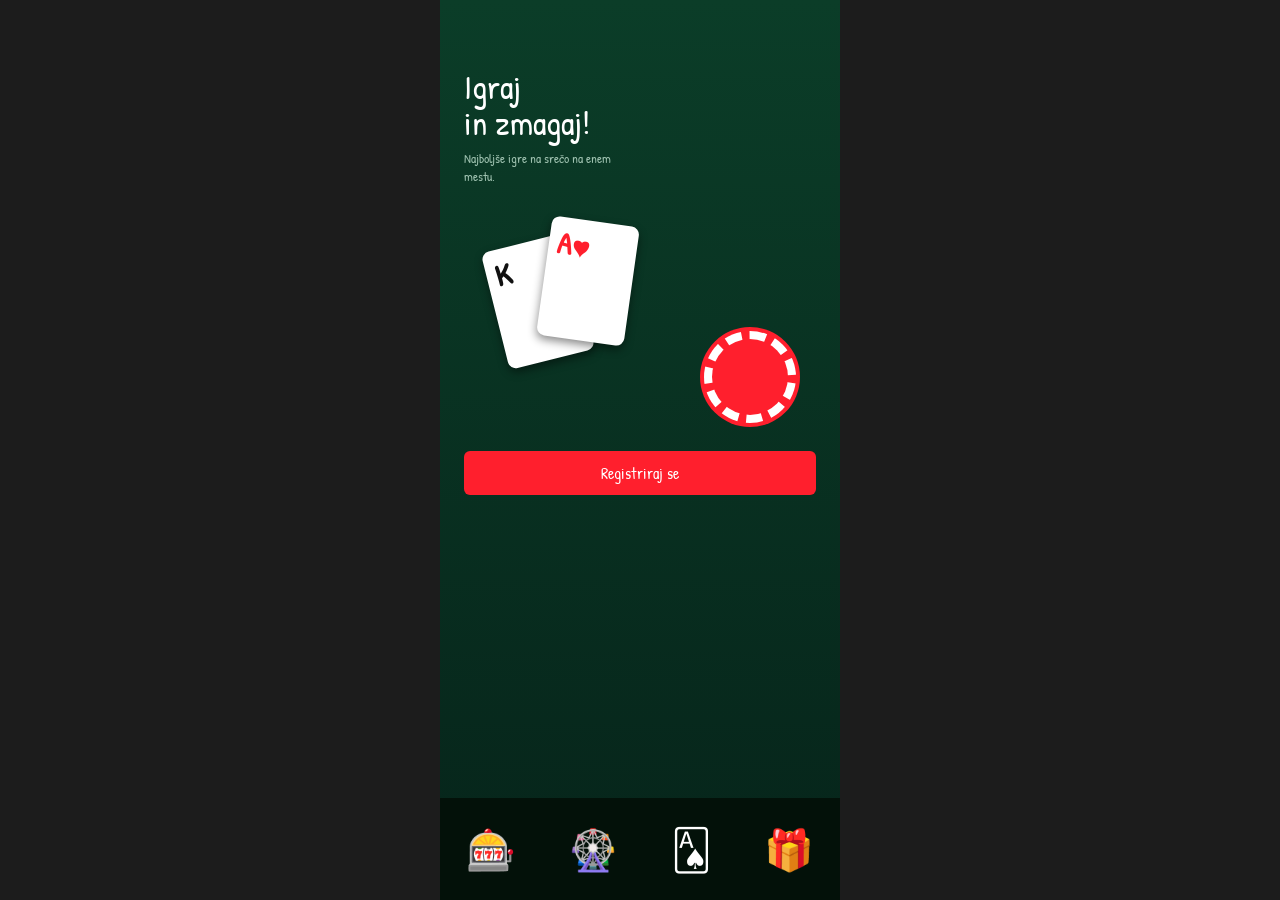
<file: index.html>
<!DOCTYPE html>
<html lang="sl">
  <head>
    <meta charset="utf-8">
    <meta name="viewport" content="width=device-width,initial-scale=1">
    <title></title>
    <link href="https://fonts.googleapis.com/css2?family=Patrick+Hand&display=swap" rel="stylesheet">
    <link rel="stylesheet" href="style.css">
  </head>
  <body>
    <div class="app">
      <div class="hero">
        <h1>Igraj<br>in zmagaj!</h1>
        <p>Najboljše igre na srečo na enem mestu.</p>
        <div class="cards">
          <div class="pc" style="left:30px;top:30px;transform:rotate(-14deg)">K</div>
          <div class="pc r" style="left:80px;top:10px;transform:rotate(8deg)">A♥</div>
          <div class="chip"></div>
        </div>
        <a class="btn" href="registracija.html">Registriraj se</a>
      </div>
      <div class="icons">
        <span>🎰</span>
        <span>🎡</span>
        <span>🂡</span>
        <span>🎁</span>
      </div>
    </div>
  </body>
</html>
</file>
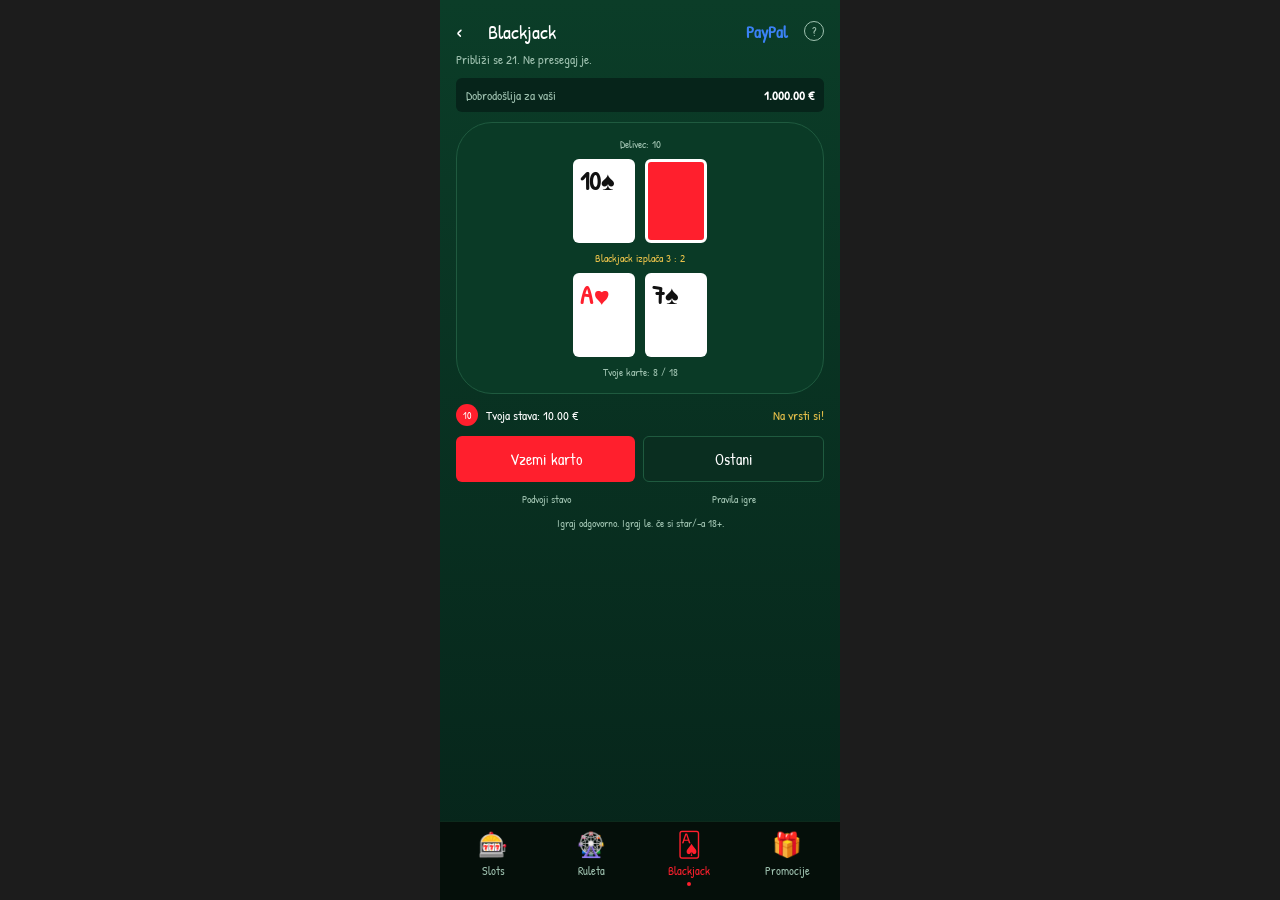
<file: blackjack.html>
<!DOCTYPE html>
<html lang="sl">
  <head>
    <meta charset="utf-8">
    <meta name="viewport" content="width=device-width,initial-scale=1">
    <title>Blackjack</title>
    <link href="https://fonts.googleapis.com/css2?family=Patrick+Hand&display=swap" rel="stylesheet">
    <link rel="stylesheet" href="style.css">
  </head>
  <body>
    <div class="app">
      <header class="top">
        <a class="back" href="registracija.html">‹</a>
        Blackjack
        <span class="logo">PayPal</span>
        <span class="help">?</span>
      </header>
      <p class="sub">Približi se 21. Ne presegaj je.</p>
      <main>
        <div class="bal">
          <span>Dobrodošlija za vaši</span>
          <b>1.000,00 €</b>
        </div>
        <div class="table">
          <div class="note">Delivec: 10</div>
          <div class="hand">
            <div class="pl">10♠</div>
            <div class="pl back"></div>
          </div>
          <div class="note" style="color:var(--gold)">Blackjack izplača 3 : 2</div>
          <div class="hand">
            <div class="pl r">A♥</div>
            <div class="pl">7♠</div>
          </div>
          <div class="note">Tvoje karte: 8 / 18</div>
        </div>
        <div class="stake">
          <i>10</i>
          Tvoja stava: 10,00 €
          <em>Na vrsti si!</em>
        </div>
        <div class="row">
          <button class="btn" type="button" onclick="alert('Izgubili ste!')">Vzemi karto</button>
          <button class="btn dark" type="button" onclick="alert('Dealer je dobil blackjack!')">Ostani</button>
        </div>
        <div class="row note">
          <span>Podvoji stavo</span>
          <span>Pravila igre</span>
        </div>
        <p class="note">Igraj odgovorno. Igraj le, če si star/-a 18+.</p>
      </main>
      <nav>
        <a href="slots.html">
          <span>🎰</span>Slots
        </a>
        <a href="ruleta.html">
          <span>🎡</span>Ruleta
        </a>
        <a href="blackjack.html" class="on">
          <span>🂡</span>Blackjack
        </a>
        <a href="promocije.html">
          <span>🎁</span>Promocije
        </a>
      </nav>
    </div>
  </body>
</html>
</file>
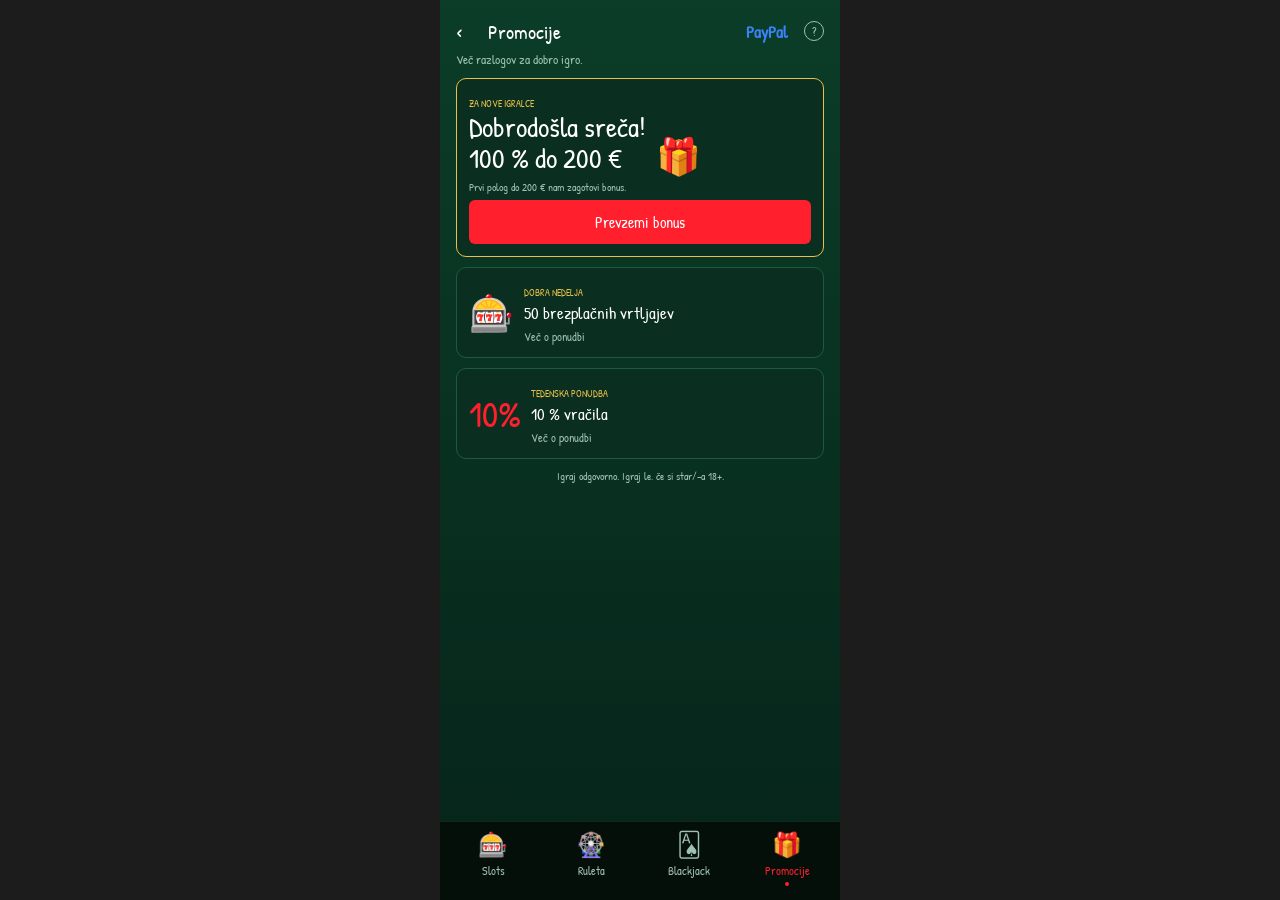
<file: promocije.html>
<!DOCTYPE html>
<html lang="sl">
  <head>
    <meta charset="utf-8">
    <meta name="viewport" content="width=device-width,initial-scale=1">
    <title>Promocije</title>
    <link href="https://fonts.googleapis.com/css2?family=Patrick+Hand&display=swap" rel="stylesheet">
    <link rel="stylesheet" href="style.css">
  </head>
  <body>
    <div class="app">
      <header class="top">
        <a class="back" href="index.html">‹</a>
        Promocije
        <span class="logo">PayPal</span>
        <span class="help">?</span>
      </header>
      <p class="sub">Več razlogov za dobro igro.</p>
      <main>
        <div class="card" style="border-color:var(--gold)">
          <small style="color:var(--gold);font-size:10px">ZA NOVE IGRALCE</small>
          <div class="promo">
            <div>
              <div class="big">Dobrodošla sreča!<br>100 % do 200 €</div>
              <p class="note" style="text-align:left;margin:6px 0">Prvi polog do 200 € nam zagotovi bonus.</p>
            </div>
            <span class="ic">🎁</span>
          </div>
          <a class="btn" href="slots.html">Prevzemi bonus</a>
        </div>
        <div class="card promo">
          <span class="ic">🎰</span>
          <div>
            <small>DOBRA NEDELJA</small>
            <h3>50 brezplačnih vrtljajev</h3>
            <a class="link" href="slots.html">Več o ponudbi</a>
          </div>
        </div>
        <div class="card promo">
          <span class="ic" style="color:var(--red)">10%</span>
          <div>
            <small>TEDENSKA PONUDBA</small>
            <h3>10 % vračila</h3>
            <a class="link" href="ruleta.html">Več o ponudbi</a>
          </div>
        </div>
        <p class="note">Igraj odgovorno. Igraj le, če si star/-a 18+.</p>
      </main>
      <nav>
        <a href="slots.html">
          <span>🎰</span>Slots
        </a>
        <a href="ruleta.html">
          <span>🎡</span>Ruleta
        </a>
        <a href="blackjack.html">
          <span>🂡</span>Blackjack
        </a>
        <a href="promocije.html" class="on">
          <span>🎁</span>Promocije
        </a>
      </nav>
    </div>
  </body>
</html>
</file>
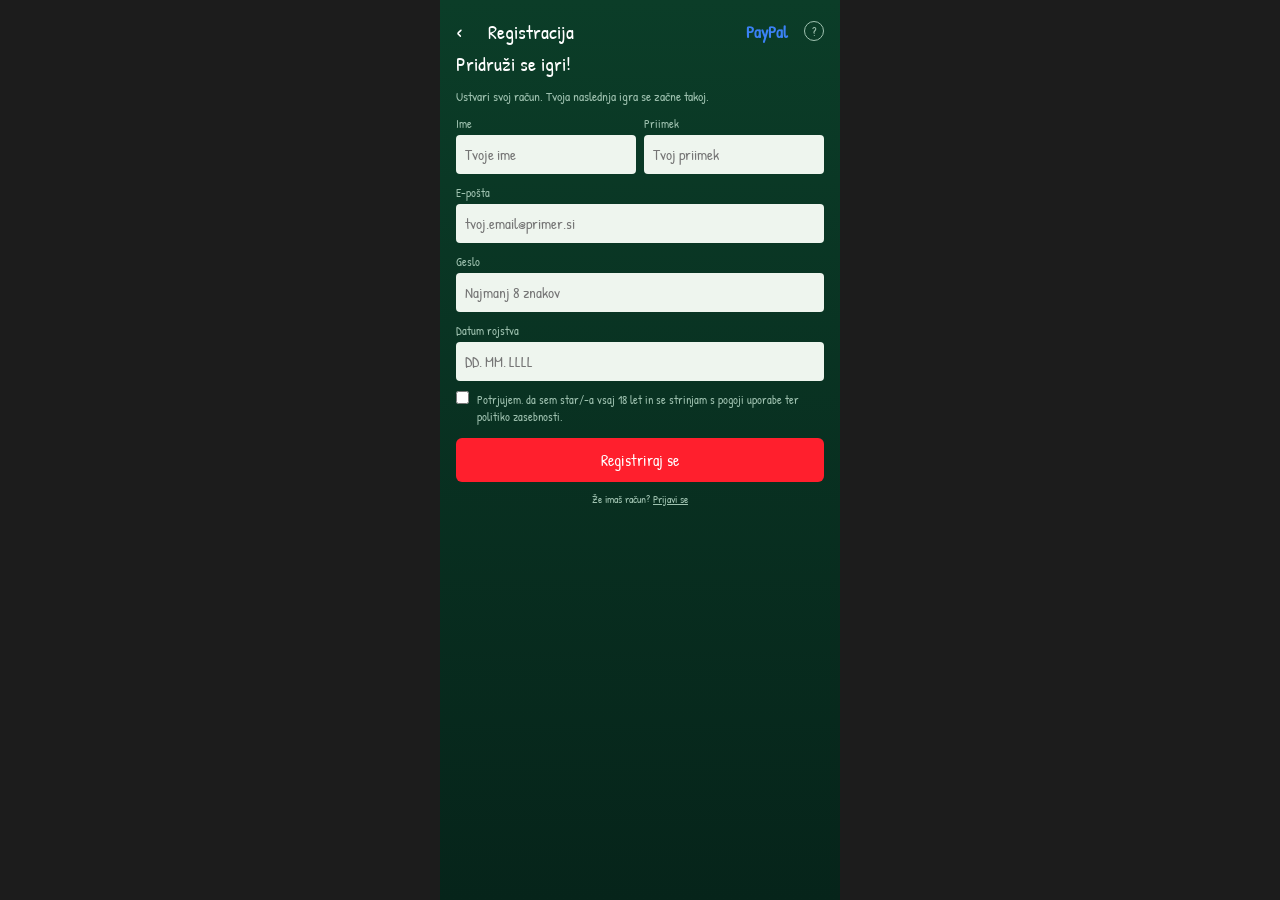
<file: registracija.html>
<!DOCTYPE html>
<html lang="sl">
  <head>
    <meta charset="utf-8">
    <meta name="viewport" content="width=device-width,initial-scale=1">
    <title>Registracija</title>
    <link href="https://fonts.googleapis.com/css2?family=Patrick+Hand&display=swap" rel="stylesheet">
    <link rel="stylesheet" href="style.css">
  </head>
  <body>
    <div class="app">
      <header class="top">
        <a class="back" href="index.html">‹</a>
        Registracija
        <span class="logo">PayPal</span>
        <span class="help">?</span>
      </header>
      <main>
        <h2 style="font-weight:400;font-size:20px">Pridruži se igri!</h2>
        <p class="sub" style="padding:0">Ustvari svoj račun. Tvoja naslednja igra se začne takoj.</p>
        <div class="row">
          <div>
            <label>Ime</label>
            <input type="text" placeholder="Tvoje ime">
          </div>
          <div>
            <label>Priimek</label>
            <input type="text" placeholder="Tvoj priimek">
          </div>
        </div>
        <div>
          <label>E-pošta</label>
          <input type="email" placeholder="tvoj.email@primer.si">
        </div>
        <div>
          <label>Geslo</label>
          <input type="password" placeholder="Najmanj 8 znakov">
        </div>
        <div>
          <label>Datum rojstva</label>
          <input type="text" placeholder="DD. MM. LLLL">
        </div>
        <label class="chk">
          <input type="checkbox">
          Potrjujem, da sem star/-a vsaj 18 let in se strinjam s pogoji uporabe ter politiko zasebnosti.
        </label>
        <a class="btn" href="blackjack.html">Registriraj se</a>
        <p class="note">Že imaš račun? <u>Prijavi se</u></p>
      </main>
    </div>
  </body>
</html>
</file>
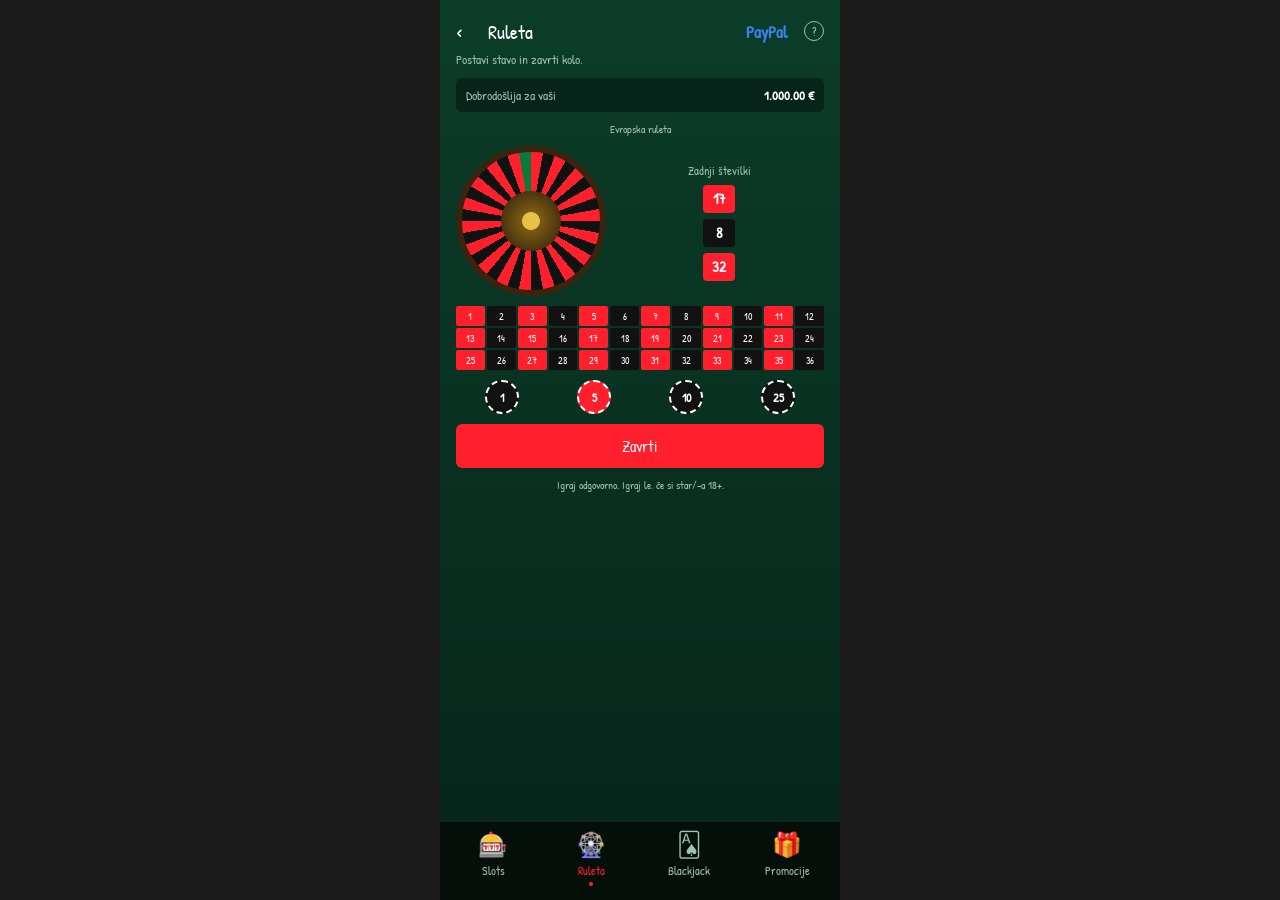
<file: ruleta.html>
<!DOCTYPE html>
<html lang="sl">
  <head>
    <meta charset="utf-8">
    <meta name="viewport" content="width=device-width,initial-scale=1">
    <title>Ruleta</title>
    <link href="https://fonts.googleapis.com/css2?family=Patrick+Hand&display=swap" rel="stylesheet">
    <link rel="stylesheet" href="style.css">
  </head>
  <body>
    <div class="app">
      <header class="top">
        <a class="back" href="index.html">‹</a>
        Ruleta
        <span class="logo">PayPal</span>
        <span class="help">?</span>
      </header>
      <p class="sub">Postavi stavo in zavrti kolo.</p>
      <main>
        <div class="bal">
          <span>Dobrodošlija za vaši</span>
          <b>1.000,00 €</b>
        </div>
        <p class="note">Evropska ruleta</p>
        <div class="row" style="align-items:center">
          <div class="wheel" id="kolo" style="flex:none"></div>
          <div class="last">
            <span>Zadnji številki</span>
            <b>17</b>
            <b class="k">8</b>
            <b>32</b>
          </div>
        </div>
        <div class="grid">
          <b>1</b>
          <b class="k">2</b>
          <b>3</b>
          <b class="k">4</b>
          <b>5</b>
          <b class="k">6</b>
          <b>7</b>
          <b class="k">8</b>
          <b>9</b>
          <b class="k">10</b>
          <b>11</b>
          <b class="k">12</b>
          <b>13</b>
          <b class="k">14</b>
          <b>15</b>
          <b class="k">16</b>
          <b>17</b>
          <b class="k">18</b>
          <b>19</b>
          <b class="k">20</b>
          <b>21</b>
          <b class="k">22</b>
          <b>23</b>
          <b class="k">24</b>
          <b>25</b>
          <b class="k">26</b>
          <b>27</b>
          <b class="k">28</b>
          <b>29</b>
          <b class="k">30</b>
          <b>31</b>
          <b class="k">32</b>
          <b>33</b>
          <b class="k">34</b>
          <b>35</b>
          <b class="k">36</b>
        </div>
        <div class="chips">
          <b>1</b>
          <b class="s">5</b>
          <b>10</b>
          <b>25</b>
        </div>
        <button class="btn" id="zavrti" type="button">Zavrti</button>
        <p class="note">Igraj odgovorno. Igraj le, če si star/-a 18+.</p>
      </main>
      <nav>
        <a href="slots.html">
          <span>🎰</span>Slots
        </a>
        <a href="ruleta.html" class="on">
          <span>🎡</span>Ruleta
        </a>
        <a href="blackjack.html">
          <span>🂡</span>Blackjack
        </a>
        <a href="promocije.html">
          <span>🎁</span>Promocije
        </a>
      </nav>
    </div>
    <script>
      var b = document.getElementById("zavrti"),
          k = document.getElementById("kolo");

      b.onclick = function () {
        b.disabled = true;
        b.textContent = "brrrrrrrr";
        k.style.transition = "transform 2s cubic-bezier(.2,.7,.2,1)";
        k.style.transform = "rotate(1440deg)";
        setTimeout(function () {
          alert("Izgubili ste!");
          k.style.transition = "none";
          k.style.transform = "none";
          b.disabled = false;
          b.textContent = "Zavrti";
        }, 2100);
      };
    </script>
  </body>
</html>
</file>
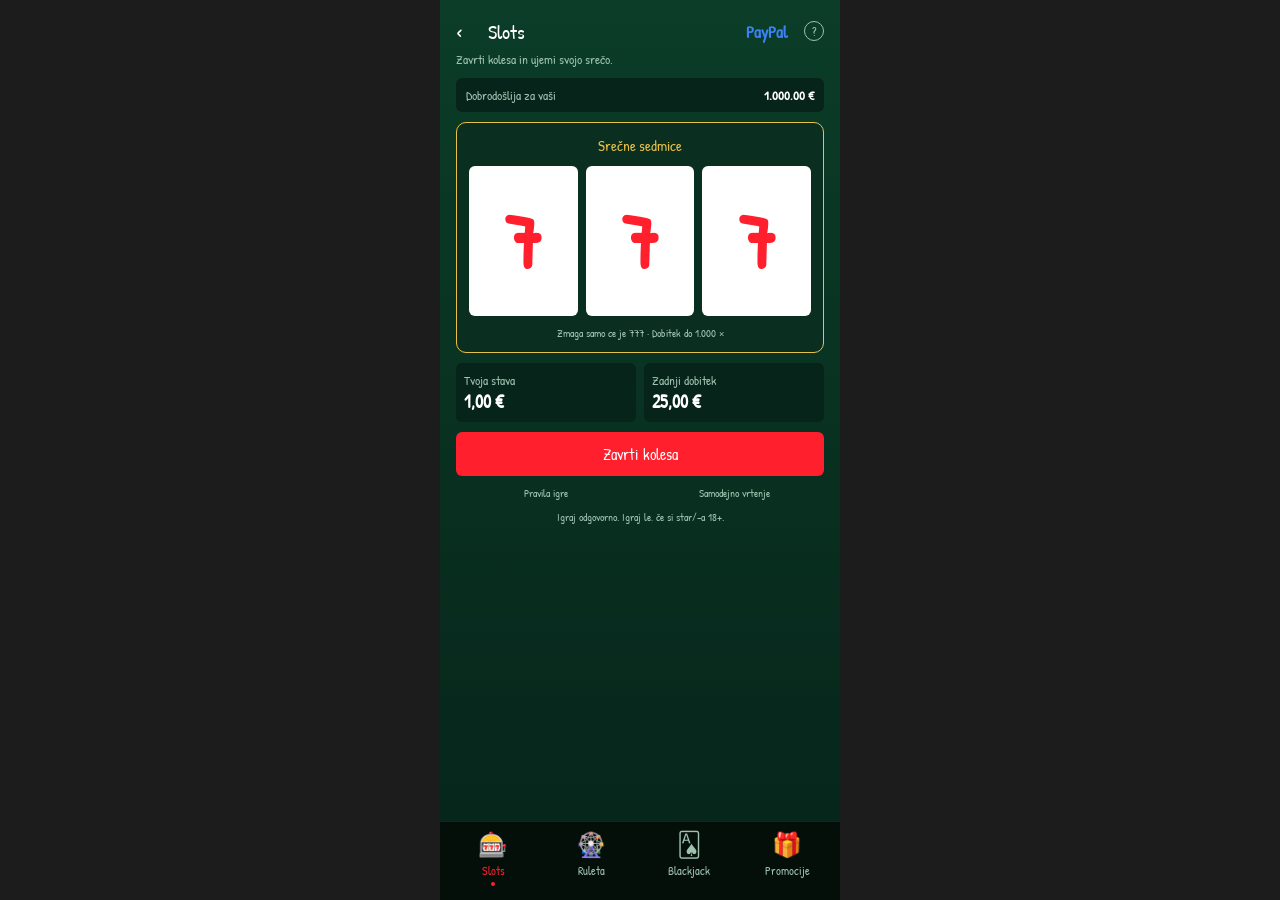
<file: slots.html>
<!DOCTYPE html>
<html lang="sl">
  <head>
    <meta charset="utf-8">
    <meta name="viewport" content="width=device-width,initial-scale=1">
    <title>Slots</title>
    <link href="https://fonts.googleapis.com/css2?family=Patrick+Hand&display=swap" rel="stylesheet">
    <link rel="stylesheet" href="style.css">
  </head>
  <body>
    <div class="app">
      <header class="top">
        <a class="back" href="index.html">‹</a>
        Slots
        <span class="logo">PayPal</span>
        <span class="help">?</span>
      </header>
      <p class="sub">Zavrti kolesa in ujemi svojo srečo.</p>
      <main>
        <div class="bal">
          <span>Dobrodošlija za vaši</span>
          <b>1.000,00 €</b>
        </div>
        <div class="slot">
          <div style="color:var(--gold)">Srečne sedmice</div>
          <div class="reels">
            <div class="reel">7</div>
            <div class="reel">7</div>
            <div class="reel">7</div>
          </div>
          <div class="note">Zmaga samo ce je 777 · Dobitek do 1.000 ×</div>
        </div>
        <div class="two">
          <div>Tvoja stava<b>1,00 €</b></div>
          <div>Zadnji dobitek<b>25,00 €</b></div>
        </div>
        <button class="btn" id="zavrti" type="button">Zavrti kolesa</button>
        <div class="row note">
          <span>Pravila igre</span>
          <span>Samodejno vrtenje</span>
        </div>
        <p class="note">Igraj odgovorno. Igraj le, če si star/-a 18+.</p>
      </main>
      <nav>
        <a href="slots.html" class="on">
          <span>🎰</span>Slots
        </a>
        <a href="ruleta.html">
          <span>🎡</span>Ruleta
        </a>
        <a href="blackjack.html">
          <span>🂡</span>Blackjack
        </a>
        <a href="promocije.html">
          <span>🎁</span>Promocije
        </a>
      </nav>
    </div>
    <script>
      var b = document.getElementById("zavrti"),
          r = document.querySelectorAll(".reel");

      function nakljucno() {
        return Math.floor(Math.random() * 9) + 1;
      }

      function rezultat() {
        var x;
        do {
          x = [nakljucno(), nakljucno(), nakljucno()];
        } while (x[0] == 7 && x[1] == 7 && x[2] == 7);
        return x;
      }

      b.onclick = function () {
        b.disabled = true;
        var t = setInterval(function () {
          r.forEach(function (e) {
            e.textContent = nakljucno();
          });
        }, 80);
        setTimeout(function () {
          clearInterval(t);
          var x = rezultat();
          x.forEach(function (v, i) {
            r[i].textContent = v;
          });
          setTimeout(function () {
            alert(x[0] == 7 && x[1] == 7 && x[2] == 7 ? "Zmagali ste!" : "Izgubili ste!");
            b.disabled = false;
          }, 300);
        }, 1500);
      };
    </script>
  </body>
</html>
</file>
<file: style.css>
:root {
  --bg: #0b3d28;
  --bg2: #06241a;
  --card: #0a2e20;
  --line: #1f5a3f;
  --red: #ff1f2d;
  --gold: #e8c14a;
  --tx: #fff;
  --mut: #9fc2b0;
  --in: #eef5ee;
}

* {
  box-sizing: border-box;
  margin: 0;
  padding: 0;
}

html,
body {
  height: 100%;
}

body {
  font-family: "Patrick Hand", "Comic Sans MS", cursive, sans-serif;
  background: #1c1c1c;
  color: var(--tx);
  display: flex;
  justify-content: center;
  font-size: 15px;
}

a {
  color: inherit;
  text-decoration: none;
}

.app {
  width: 100%;
  max-width: 400px;
  min-height: 100vh;
  background: linear-gradient(180deg, var(--bg), var(--bg2));
  display: flex;
  flex-direction: column;
  position: relative;
}

.top {
  display: flex;
  align-items: center;
  gap: 8px;
  padding: 16px 16px 4px;
  font-size: 20px;
}

.top .back {
  font-size: 22px;
  width: 24px;
}

.top .logo {
  margin-left: auto;
  margin-right: 8px;
  font-weight: 700;
  color: #3b82f6;
  font-size: 17px;
}

.top .help {
  width: 20px;
  height: 20px;
  border: 1px solid var(--mut);
  border-radius: 50%;
  font-size: 12px;
  display: grid;
  place-items: center;
  color: var(--mut);
}

.sub {
  padding: 0 16px 10px;
  color: var(--mut);
  font-size: 13px;
}

main {
  flex: 1;
  padding: 0 16px 16px;
  display: flex;
  flex-direction: column;
  gap: 10px;
}

.btn {
  display: block;
  width: 100%;
  background: var(--red);
  color: #fff;
  border: 0;
  border-radius: 6px;
  padding: 11px;
  font: inherit;
  font-size: 16px;
  text-align: center;
  cursor: pointer;
}

.btn.dark {
  background: #0a2e20;
  border: 1px solid var(--line);
}

.btn:focus-visible,
a:focus-visible,
input:focus-visible {
  outline: 2px solid var(--gold);
  outline-offset: 2px;
}

.bal {
  background: #06241a;
  border-radius: 6px;
  padding: 8px 10px;
  display: flex;
  justify-content: space-between;
  font-size: 13px;
  color: var(--mut);
}

.bal b {
  color: #fff;
}

.card {
  background: var(--card);
  border: 1px solid var(--line);
  border-radius: 10px;
  padding: 12px;
}

.note {
  text-align: center;
  font-size: 11px;
  color: var(--mut);
}

.row {
  display: flex;
  gap: 8px;
}

.row > * {
  flex: 1;
}

nav {
  display: flex;
  background: #050f0a;
  padding: 8px 4px 14px;
  border-top: 1px solid #0d2a1c;
}

nav a {
  flex: 1;
  display: flex;
  flex-direction: column;
  align-items: center;
  gap: 3px;
  font-size: 12px;
  color: var(--mut);
}

nav a span {
  font-size: 24px;
  line-height: 1.2;
}

nav a.on {
  color: var(--red);
}

nav a.on::after {
  content: "";
  width: 4px;
  height: 4px;
  border-radius: 50%;
  background: var(--red);
}

/* uvod */
.hero {
  flex: 1;
  padding: 70px 24px 24px;
}

.hero h1 {
  font-size: 34px;
  line-height: 1.05;
  font-weight: 400;
}

.hero p {
  font-size: 13px;
  color: var(--mut);
  margin: 8px 0 26px;
  max-width: 170px;
}

.cards {
  height: 220px;
  position: relative;
  margin: 0 0 20px;
}

.pc {
  position: absolute;
  width: 88px;
  height: 120px;
  background: #fff;
  color: #111;
  border-radius: 8px;
  padding: 6px 8px;
  font-size: 30px;
  font-weight: 700;
  box-shadow: 0 4px 10px #0007;
}

.pc.r {
  color: var(--red);
}

.chip {
  position: absolute;
  right: 20px;
  bottom: 8px;
  width: 92px;
  height: 92px;
  border-radius: 50%;
  background: var(--red);
  border: 8px dashed #fff;
  box-shadow: 0 0 0 4px var(--red);
}

.icons {
  display: flex;
  justify-content: space-around;
  padding: 24px 0;
  background: #031109;
  font-size: 40px;
}

/* forma */
label {
  font-size: 12px;
  color: var(--mut);
  display: block;
  margin-bottom: 3px;
}

input[type=text],
input[type=email],
input[type=password],
input[type=date] {
  width: 100%;
  background: var(--in);
  border: 0;
  border-radius: 4px;
  padding: 9px;
  font: inherit;
  color: #222;
}

.chk {
  display: flex;
  gap: 8px;
  font-size: 12px;
  color: var(--mut);
  align-items: flex-start;
}

/* blackjack */
.table {
  background: #0a3a26;
  border: 1px solid var(--line);
  border-radius: 36px;
  padding: 14px;
  display: flex;
  flex-direction: column;
  align-items: center;
  gap: 8px;
}

.hand {
  display: flex;
  gap: 10px;
}

.pl {
  width: 62px;
  height: 84px;
  background: #fff;
  color: #111;
  border-radius: 6px;
  padding: 4px 7px;
  font-size: 26px;
  font-weight: 700;
}

.pl.r {
  color: var(--red);
}

.pl.back {
  background: var(--red);
  border: 3px solid #fff;
}

.stake {
  display: flex;
  align-items: center;
  gap: 8px;
  font-size: 13px;
}

.stake i {
  width: 22px;
  height: 22px;
  border-radius: 50%;
  background: var(--red);
  font-style: normal;
  font-size: 10px;
  display: grid;
  place-items: center;
}

.stake em {
  margin-left: auto;
  color: var(--gold);
  font-style: normal;
}

/* slots */
.slot {
  border: 1px solid var(--gold);
  border-radius: 10px;
  padding: 12px;
  text-align: center;
  background: var(--card);
}

.reels {
  display: flex;
  gap: 8px;
  margin: 10px 0;
}

.reel {
  flex: 1;
  background: #fff;
  border-radius: 6px;
  height: 150px;
  display: grid;
  place-items: center;
  font-size: 76px;
  font-weight: 700;
  color: var(--red);
}

.two {
  display: grid;
  grid-template-columns: 1fr 1fr;
  gap: 8px;
}

.two div {
  background: #06241a;
  border-radius: 6px;
  padding: 8px;
  font-size: 13px;
  color: var(--mut);
}

.two b {
  display: block;
  color: #fff;
  font-size: 18px;
}

/* ruleta */
.wheel {
  width: 150px;
  height: 150px;
  border-radius: 50%;
  border: 6px solid #3a2410;
  background: conic-gradient(
    var(--red) 0 10deg,
    #111 0 20deg,
    var(--red) 0 30deg,
    #111 0 40deg,
    var(--red) 0 50deg,
    #111 0 60deg,
    var(--red) 0 70deg,
    #111 0 80deg,
    var(--red) 0 90deg,
    #111 0 100deg,
    var(--red) 0 110deg,
    #111 0 120deg,
    var(--red) 0 130deg,
    #111 0 140deg,
    var(--red) 0 150deg,
    #111 0 160deg,
    var(--red) 0 170deg,
    #111 0 180deg,
    var(--red) 0 190deg,
    #111 0 200deg,
    var(--red) 0 210deg,
    #111 0 220deg,
    var(--red) 0 230deg,
    #111 0 240deg,
    var(--red) 0 250deg,
    #111 0 260deg,
    var(--red) 0 270deg,
    #111 0 280deg,
    var(--red) 0 290deg,
    #111 0 300deg,
    var(--red) 0 310deg,
    #111 0 320deg,
    var(--red) 0 330deg,
    #111 0 340deg,
    var(--red) 0 350deg,
    #0a7a3a 0
  );
  display: grid;
  place-items: center;
  position: relative;
}

.wheel::after {
  content: "";
  width: 60px;
  height: 60px;
  border-radius: 50%;
  background: radial-gradient(var(--gold) 20%, #7a5a14 22%, #2a1c08);
}

.last {
  display: flex;
  flex-direction: column;
  gap: 6px;
  font-size: 12px;
  color: var(--mut);
  align-items: center;
}

.last b {
  width: 32px;
  height: 28px;
  border-radius: 4px;
  display: grid;
  place-items: center;
  color: #fff;
  font-size: 15px;
  background: var(--red);
}

.last b.k {
  background: #111;
}

.grid {
  display: grid;
  grid-template-columns: repeat(12, 1fr);
  gap: 2px;
}

.grid b {
  height: 20px;
  font-size: 10px;
  display: grid;
  place-items: center;
  border-radius: 2px;
  background: var(--red);
  font-weight: 400;
}

.grid b.k {
  background: #111;
}

.chips {
  display: flex;
  justify-content: space-around;
}

.chips b {
  width: 34px;
  height: 34px;
  border-radius: 50%;
  border: 2px dashed #fff;
  display: grid;
  place-items: center;
  font-size: 12px;
  background: #111;
}

.chips b.s {
  background: var(--red);
}

/* promocije */
.promo {
  display: flex;
  gap: 10px;
  align-items: center;
}

.promo .ic {
  font-size: 36px;
}

.promo small {
  color: var(--gold);
  font-size: 10px;
}

.promo h3 {
  font-weight: 400;
  font-size: 17px;
}

.big {
  font-size: 28px;
  line-height: 1.1;
}

.link {
  color: var(--mut);
  font-size: 12px;
  margin-top: 4px;
  display: block;
}
</file>
